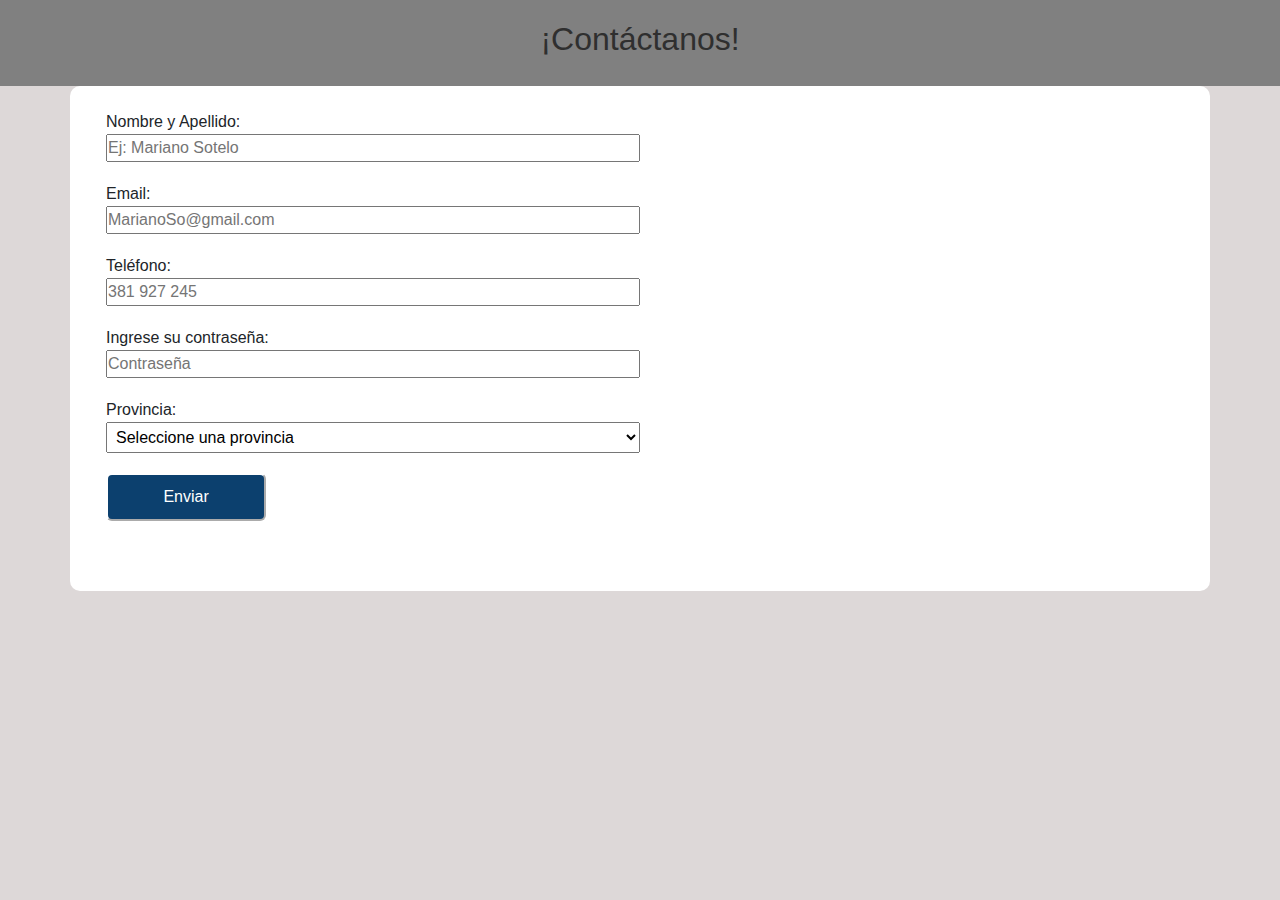
<file: contactos.html>
<!DOCTYPE html>
<html lang="es">
<head>
    <meta charset="UTF-8">
    <meta name="viewport" content="width=device-width, initial-scale=1.0">
    <meta
      name="keyword"
      content="compras, ventas, autos, repuestos, hacesorios para hogar, electrodomésticos,moto, repuestos"
    />
    <meta name="discription" content="" />
    <meta
      name="autor"
      content="cristian celiz, fabricio carrizo, sophia paez "
    />
    <link
      href="https://cdn.jsdelivr.net/npm/bootstrap@5.3.3/dist/css/bootstrap.min.css"
      rel="stylesheet"
      integrity="sha384-QWTKZyjpPEjISv5WaRU9OFeRpok6YctnYmDr5pNlyT2bRjXh0JMhjY6hW+ALEwIH"
      crossorigin="anonymous"
    />
    <link rel="stylesheet" href="https://cdn.jsdelivr.net/npm/bootstrap-icons@1.11.3/font/bootstrap-icons.min.css">
    <link rel="stylesheet" href="css/style.css" />
    <title>MercadoPlus</title>
</head>
<body>
    <header></header>
    <main>
        <section class="franjaAmarilla">
            <h2>¡Contáctanos!</h2>
          </section>
          <section class="container">
            <div class="d-flex flex-column flex-md-row gap-4 p-1 p-md-4">
              <div class="col-md-6">
                <form class="form">
                  <label for="nombre">Nombre y Apellido:</label>
                  <input
                    type="text"
                    id="nombre"
                    name="nombre"
                    placeholder="Ej: Mariano Sotelo"
                    required
                    minlength="10"
                    maxlength="30"
                  />
    
                  <label for="email">Email:</label>
                  <input
                    type="email"
                    id="email"
                    name="email"
                    placeholder="MarianoSo@gmail.com"
                    required
                    minlength="5"
                    maxlength="30"
                  />
                  <label for="telefono">Teléfono:</label>
                  <input
                    type="tel"
                    id="telefono"
                    name="telefono"
                    placeholder="381 927 245"
                    required
                    minlength="10"
                    maxlength="30"
                  />
                  <label for="contraseña">Ingrese su contraseña:</label>
                  <input
                    type="password"
                    id="contraseña"
                    name="contraseña"
                    placeholder="Contraseña"
                    required
                    minlength="10"
                    maxlength="30"
                  />
                  <label for="provincia">Provincia:</label>
                  <select id="provincia" name="provincia" required>
                    <option value="">Seleccione una provincia</option>
                    <option value="Buenos Aires">Buenos Aires</option>
                    <option value="Catamarca">Catamarca</option>
                    <option value="Chaco">Chaco</option>
                    <option value="Chubut">Chubut</option>
                    <option value="Córdoba">Córdoba</option>
                    <option value="Corrientes">Corrientes</option>
                  </select>
    
                  <button class="boton" type="submit">Enviar</button>
                </form>
              </div>
              <div class="col-md-6">
                <iframe
                  class="w-100"
                  src="https://www.google.com/maps/embed?pb=!1m14!1m8!1m3!1d14240.423666958226!2d-65.207167!3d-26.8365833!3m2!1i1024!2i768!4f13.1!3m3!1m2!1s0x94225d3ad7f30f1d%3A0xf8606cd659b8e3e4!2sRollingCode%20School!5e0!3m2!1ses!2sar!4v1724158373041!5m2!1ses!2sar"
                  width="600"
                  height="450"
                  style="border: 0"
                  allowfullscreen=""
                  loading="lazy"
                  referrerpolicy="no-referrer-when-downgrade"
                ></iframe>
              </div>
            </div>
          </section>
    </main>
    <footer></footer>
    <script
      src="https://cdn.jsdelivr.net/npm/bootstrap@5.3.3/dist/js/bootstrap.bundle.min.js"
      integrity="sha384-YvpcrYf0tY3lHB60NNkmXc5s9fDVZLESaAA55NDzOxhy9GkcIdslK1eN7N6jIeHz"
      crossorigin="anonymous"
    ></script>
</body>
</html>
</file>
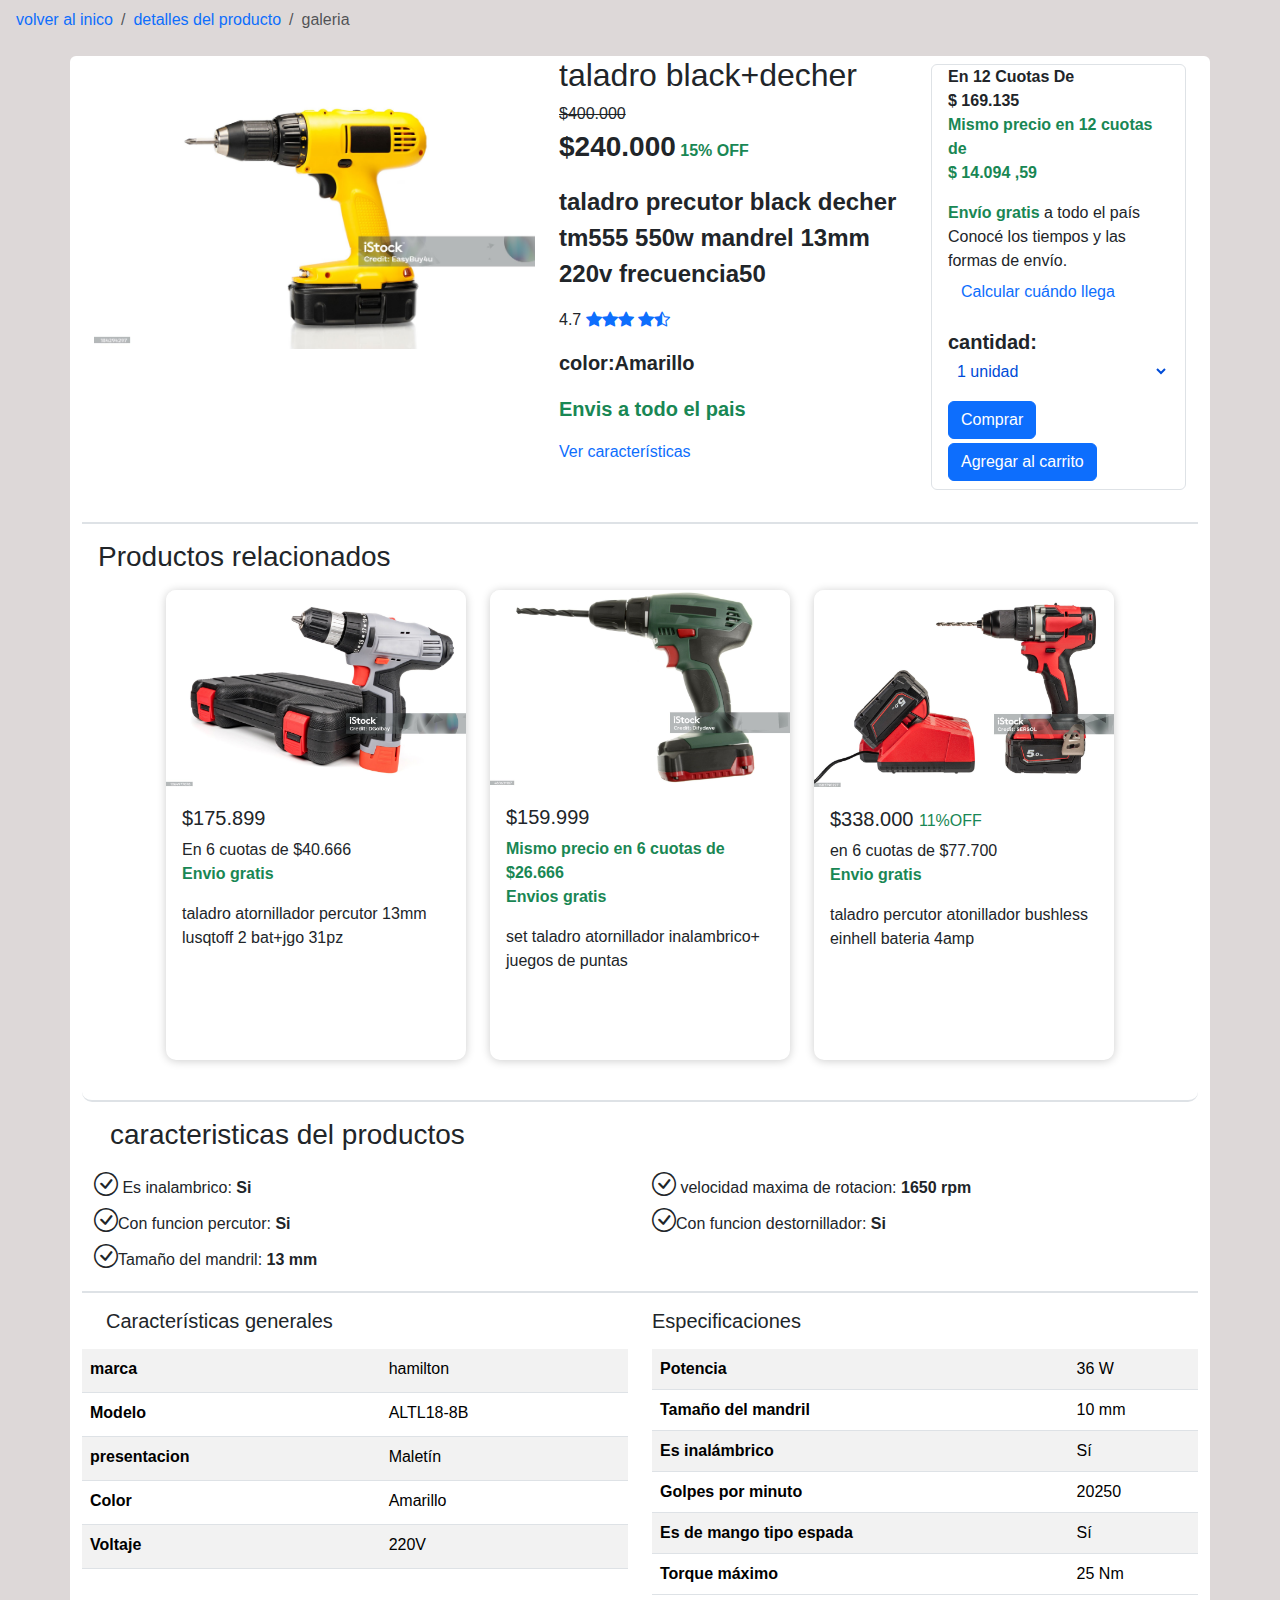
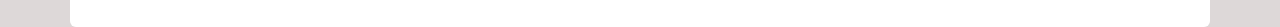
<file: pages/detalleCard.html>
<!DOCTYPE html>
<html lang="es">
  <head>
    <meta charset="UTF-8" />
    <meta name="viewport" content="width=device-width, initial-scale=1.0" />
    <meta
      name="keyword"
      content="compras, ventas, autos, repuestos, hacesorios para hogar, electrodomésticos,moto, repuestos"
    />
    <meta name="discription" content="" />
    <meta
      name="autor"
      content="cristian celiz, fabricio carrizo, sophia paez "
    />
    <link
      href="https://cdn.jsdelivr.net/npm/bootstrap@5.3.3/dist/css/bootstrap.min.css"
      rel="stylesheet"
      integrity="sha384-QWTKZyjpPEjISv5WaRU9OFeRpok6YctnYmDr5pNlyT2bRjXh0JMhjY6hW+ALEwIH"
      crossorigin="anonymous"
    />
    <link
      rel="stylesheet"
      href="https://cdn.jsdelivr.net/npm/bootstrap-icons@1.11.3/font/bootstrap-icons.min.css"
    />
    <link rel="stylesheet" href="../css/style.css" />
    <title>MercadoPlus</title>
  </head>
  <body>
    <header></header>
    <main>
      <nav aria-label="breadcrumb" class="py-2 px-3">
        <ol class="breadcrumb">
          <li class="breadcrumb-item active">
            <a href="../index.html" class="text-decoration-none"
              >volver al inico</a
            >
          </li>
          <li class="breadcrumb-item">
            <a href="../pages/detalleCard.html" class="text-decoration-none"
              >detalles del producto</a
            >
          </li>
          <li class="breadcrumb-item active" aria-current="page">galeria</li>
        </ol>
      </nav>

      <section class="container rounded">
        <!------detalle de las tarjetas ----->
        <section class="container">
          <article
            class="row pb-4 mb-1 border-bottom border-2 d-flex justify-content-end"
          >
            <div class="col-12 col-md-6 col-lg-5">
              <img
                src="../img/herramientas-1.jpg"
                alt="taladro"
                class="w-100"
              />
            </div>
            <div class="col-12 col-md-6 col-lg-4">
              <h3 class="fs-2">taladro black+decher</h3>
              <span class="text-decoration-line-through">$400.000</span>
              <p>
                <span class="fw-bold fs-3">$240.000</span>
                <span class="fw-bold text-success">15% OFF</span>
              </p>
              <p class="fw-bold fs-4">
                taladro precutor black decher tm555 550w mandrel 13mm 220v
                frecuencia50
              </p>
              <p>
                4.7 <i class="bi bi-star-fill text-primary"></i
                ><i class="bi bi-star-fill text-primary"></i
                ><i class="bi bi-star-fill text-primary"></i>
                <i class="bi bi-star-fill text-primary"></i
                ><i class="bi bi-star-half text-primary"></i>
              </p>
              <p class="fw-bold fs-5">color:Amarillo</p>
              <p class="text-success fw-bold fs-5">Envis a todo el pais</p>
              <a href="#caracteristica" class="text-decoration-none"
                >Ver características</a
              >
              <div></div>
            </div>
            <div class="col-12 col-md-6 col-lg-3 my-2">
              <div class="card-body border px-3 rounded">
                <p class="fw-bold">
                  <span>En 12 Cuotas De</span> <br />
                  <span>$ 169.135</span> <br />
                  <span class="text-success"
                    >Mismo precio en 12 cuotas de <br />
                    $ 14.094 ,59</span
                  >
                </p>
                <p class="">
                  <span class="text-success fw-bold">Envío gratis</span> a todo
                  el país Conocé los tiempos y las formas de envío.

                  <a href="" class="text-decoration-none btn text-primary">
                    Calcular cuándo llega</a
                  >
                </p>
                <form>
                  <label for="cars" class="fw-bold fs-5">cantidad:</label>
                  <select name="cars" id="cars" class="select">
                    <option value="1unidad">1 unidad</option>
                    <option value="2 unidad">2 unidades</option>
                    <option value="3 unidad">3 unidades</option>
                    <option value="4 unidad">4 unidades</option>
                  </select>
                </form>
                <div class="mb-2">
                  <a
                    href="../pages/Erros.html"
                    type="button"
                    class="btn btn-primary button mb-1"
                    >Comprar</a
                  >
                  <a
                    href="../pages/carrito.html"
                    type="button"
                    class="btn btn-primary button"
                    >Agregar al carrito</a
                  >
                </div>
              </div>
            </div>
          </article>
        </section>
        <!-- tarjetas -->
        <section>
          <h3 class="my-3 mx-3">Productos relacionados</h3>
          <div
            class="container d-flex justify-content-md-center pb-4 mb-1 border-bottom border-2"
          >
            <div class="row">
              <div class="col-12 col-md-6 col-lg-4 mb-3">
                <div class="card">
                  <img
                    src="../img/taladroGrid.jpg"
                    class="card-img-top"
                    alt="taladro"
                  />
                  <div class="card-body">
                    <h5 class="card-title">$175.899</h5>
                    <p class="card-text">
                      En 6 cuotas de $40.666 <br />
                      <span class="fw-bold text-success">Envio gratis</span>
                    </p>
                    <p class="card-text">
                      taladro atornillador percutor 13mm lusqtoff 2 bat+jgo 31pz
                    </p>
                  </div>
                </div>
              </div>
              <div class="col-12 col-md-6 col-lg-4 mb-3">
                <div class="card">
                  <img
                    src="../img/taladro-1.jpg"
                    class="card-img-top"
                    alt="taladro"
                  />
                  <div class="card-body">
                    <h5 class="card-title">$159.999</h5>
                    <p class="card-text">
                      <span class="fw-bold text-success">
                        Mismo precio en 6 cuotas de $26.666</span
                      >
                      <br />
                      <span class="fw-bold text-success">Envios gratis</span>
                    </p>
                    <p class="card-text">
                      set taladro atornillador inalambrico+ juegos de puntas
                    </p>
                  </div>
                </div>
              </div>
              <div class="col-12 col-md-6 col-lg-4 mb-3">
                <div class="card">
                  <img
                    src="../img/taladroRed.jpg"
                    class="card-img-top"
                    alt="taladro"
                  />
                  <div class="card-body">
                    <h5 class="card-title">
                      $338.000 <span class="text-success fs-6">11%OFF</span>
                    </h5>
                    <p class="card-text">
                      en 6 cuotas de $77.700 <br />
                      <span class="fw-bold text-success">Envio gratis</span>
                    </p>
                    <p class="card-text">
                      taladro percutor atonillador bushless einhell bateria 4amp
                    </p>
                  </div>
                </div>
              </div>
            </div>
          </div>
        </section>
        <!-- caracteristicas del producto -->
        <article class="container">
          <h3 class="my-3 mx-3">caracteristicas del productos</h3>
          <div class="row border-bottom border-2">
            <div class="col-12 col-md-6 col-lg-6 mb-3">
              <ul class="list-group ulPunto">
                <li>
                  <i class="bi bi-check-circle fs-4"></i> Es inalambrico:
                  <span class="fw-bold">Si</span>
                </li>
                <li>
                  <i class="bi bi-check-circle fs-4"></i>Con funcion percutor:
                  <span class="fw-bold">Si</span>
                </li>
                <li>
                  <i class="bi bi-check-circle fs-4"></i>Tamaño del mandril:
                  <span class="fw-bold">13 mm</span>
                </li>
              </ul>
            </div>
            <div class="col-12 col-md-6 col-lg-6 mb-3">
              <ul class="list-group ulPunto">
                <li>
                  <i class="bi bi-check-circle fs-4"></i> velocidad maxima de
                  rotacion:
                  <span class="fw-bold">1650 rpm</span>
                </li>
                <li>
                  <i class="bi bi-check-circle fs-4"></i>Con funcion
                  destornillador: <span class="fw-bold">Si</span>
                </li>
              </ul>
            </div>
          </div>
        </article>
        <!-- tablas de descripcion -->
        <article id="caracteristica">
          <section class="row">
            <div class="col-12 col-md-6 col-lg-6 my-3">
              <h5 class="mb-3 px-4">Características generales</h5>
              <table class="table table-striped table-hover tablasDescriocion">
                <tbody>
                  <tr>
                    <th>marca</th>
                    <td>hamilton</td>
                  </tr>
                  <tr>
                    <th>Modelo</th>
                    <td>ALTL18-8B</td>
                  </tr>
                  <tr>
                    <th>presentacion</th>
                    <td>Maletín</td>
                  </tr>
                  <tr>
                    <th>Color</th>
                    <td>Amarillo</td>
                  </tr>
                  <tr>
                    <th>Voltaje</th>
                    <td>220V</td>
                  </tr>
                </tbody>
              </table>
            </div>
            <div class="col-12 col-md-6 col-lg-6 my-3">
              <h5 class="mb-3">Especificaciones</h5>
              <table class="table table-striped table-hover tablasDescriocion">
                <tbody>
                  <tr>
                    <th>Potencia</th>
                    <td>36 W</td>
                  </tr>
                  <tr>
                    <th>Tamaño del mandril</th>
                    <td>10 mm</td>
                  </tr>
                  <tr>
                    <th>Es inalámbrico</th>
                    <td>Sí</td>
                  </tr>
                  <tr>
                    <th>Golpes por minuto</th>
                    <td>20250</td>
                  </tr>
                  <tr>
                    <th>Es de mango tipo espada</th>
                    <td>Sí</td>
                  </tr>
                  <tr>
                    <th>Torque máximo</th>
                    <td>25 Nm</td>
                  </tr>
                </tbody>
              </table>
            </div>
          </section>
        </article>
      </section>
    </main>
    <footer></footer>
    <script
      src="https://cdn.jsdelivr.net/npm/bootstrap@5.3.3/dist/js/bootstrap.bundle.min.js"
      integrity="sha384-YvpcrYf0tY3lHB60NNkmXc5s9fDVZLESaAA55NDzOxhy9GkcIdslK1eN7N6jIeHz"
      crossorigin="anonymous"
    ></script>
  </body>
</html>
</file>
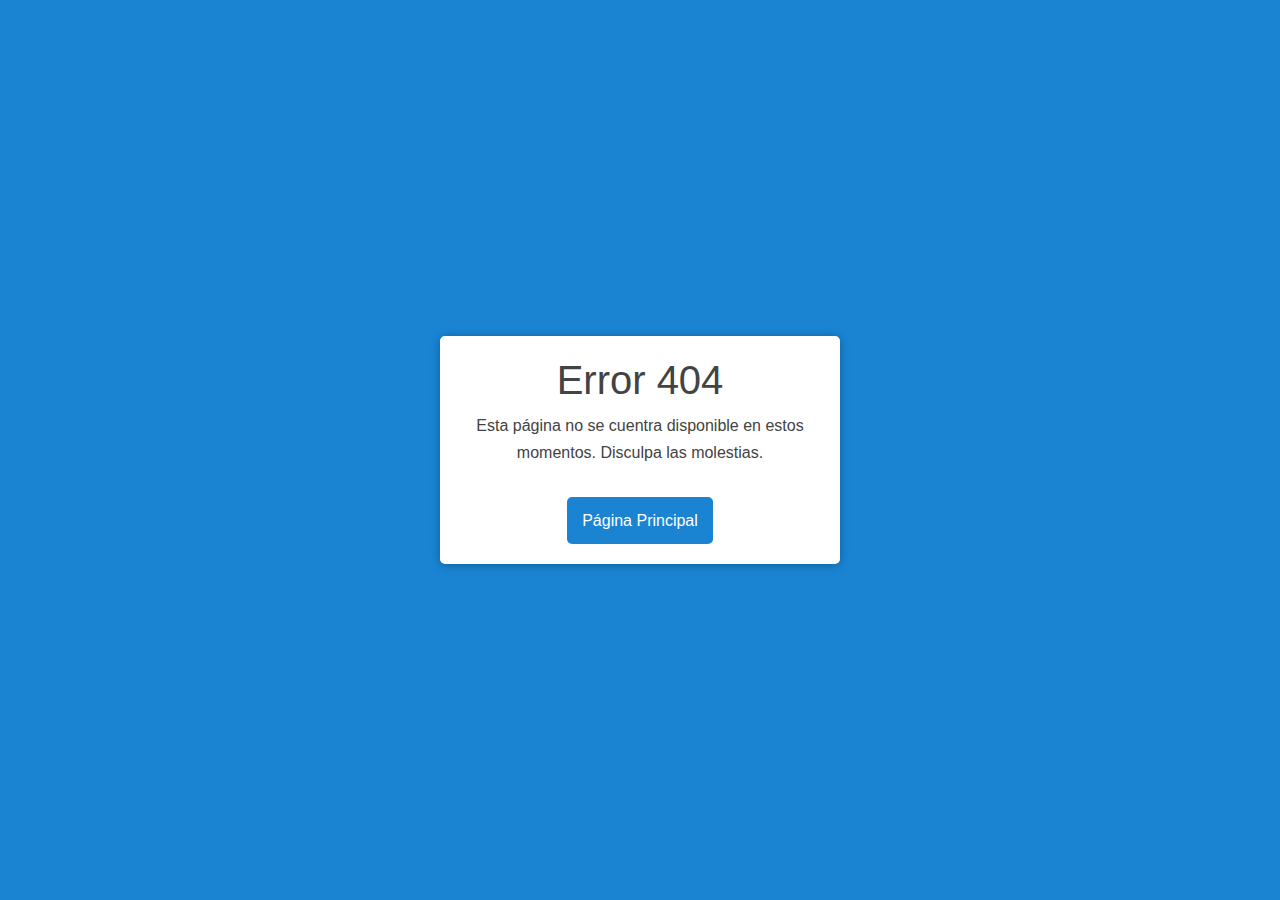
<file: pages/Erros.html>
<!DOCTYPE html>
<html lang="es">
  <head>
    <meta charset="UTF-8" />
    <meta name="viewport" content="width=device-width, initial-scale=1.0" />
    <meta
      name="keyword"
      content="compras, ventas, autos, repuestos, hacesorios para hogar, electrodomésticos,moto, repuestos"
    />
    <meta name="discription" content="" />
    <meta
      name="autor"
      content="cristian celiz, fabricio carrizo, sophia paez "
    />
    <link
      href="https://cdn.jsdelivr.net/npm/bootstrap@5.3.3/dist/css/bootstrap.min.css"
      rel="stylesheet"
      integrity="sha384-QWTKZyjpPEjISv5WaRU9OFeRpok6YctnYmDr5pNlyT2bRjXh0JMhjY6hW+ALEwIH"
      crossorigin="anonymous"
    />
    <link
      rel="stylesheet"
      href="https://cdn.jsdelivr.net/npm/bootstrap-icons@1.11.3/font/bootstrap-icons.min.css"
    />
    <link rel="stylesheet" href="../css/style.css" />
    <title>Error 404</title>
  </head>
  <body class="bodyError">
    <div class="container-404">
      <h1>Error 404</h1>
      <p>
        Esta página no se cuentra disponible en estos momentos. Disculpa las
        molestias.
      </p>
      <a href="../index.html" class="botonError">Página Principal</a>
    </div>
  </body>
</html>
</file>
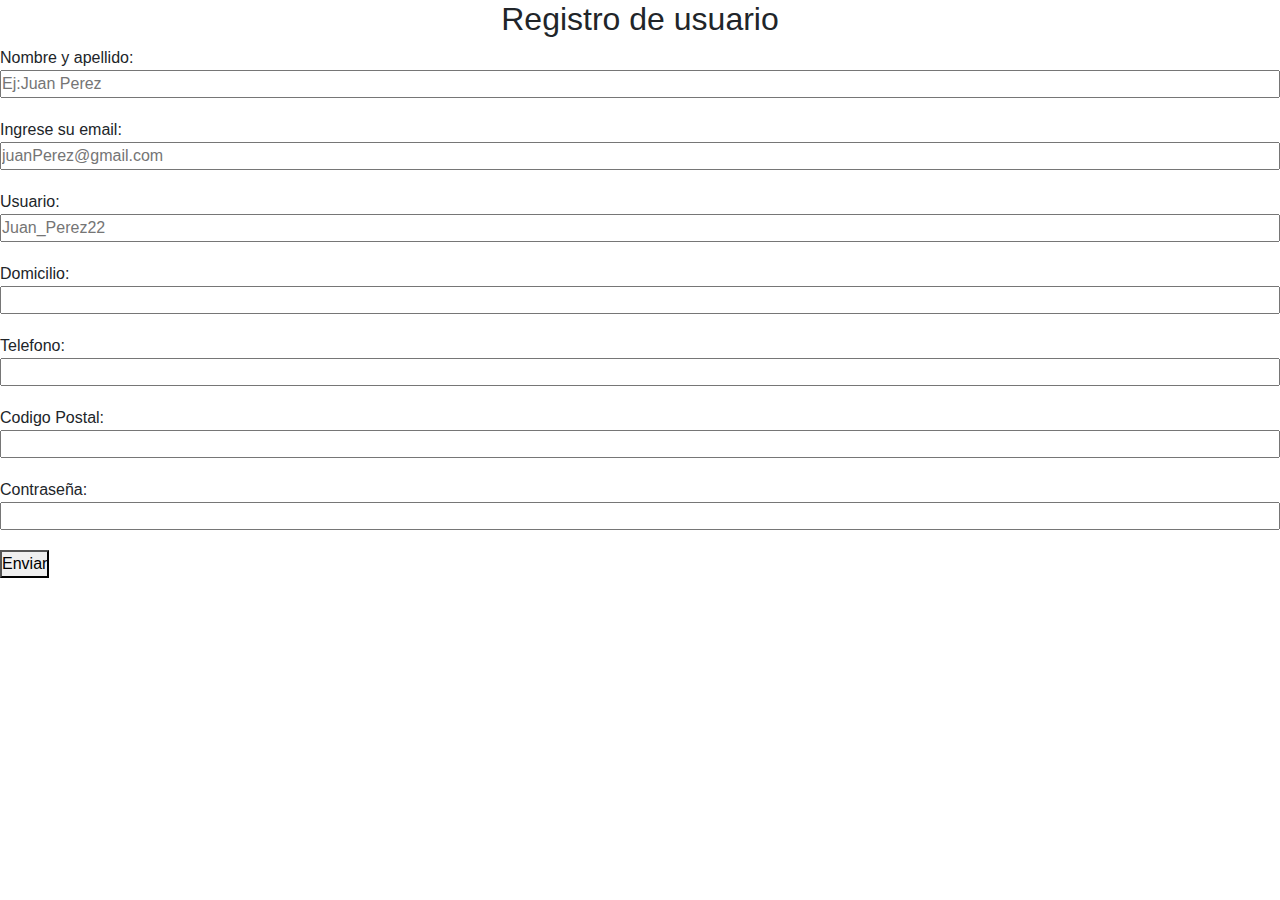
<file: pages/registroUsuario.html>
<!DOCTYPE html>
<html lang="es">
<head>
    <meta charset="UTF-8">
    <meta name="viewport" content="width=device-width, initial-scale=1.0">
    <meta
      name="keyword"
      content="compras, ventas, autos, repuestos, hacesorios para hogar, electrodomésticos,moto, repuestos"
    />
    <meta name="discription" content="" />
    <meta
      name="autor"
      content="cristian celiz, fabricio carrizo, sophia paez "
    />
    <link
      href="https://cdn.jsdelivr.net/npm/bootstrap@5.3.3/dist/css/bootstrap.min.css"
      rel="stylesheet"
      integrity="sha384-QWTKZyjpPEjISv5WaRU9OFeRpok6YctnYmDr5pNlyT2bRjXh0JMhjY6hW+ALEwIH"
      crossorigin="anonymous"
    />
    <link rel="stylesheet" href="https://cdn.jsdelivr.net/npm/bootstrap-icons@1.11.3/font/bootstrap-icons.min.css">
    <link rel="stylesheet" href="../css/style.css" />
    <title>MercadoPlus</title>
</head>
<body class="bg-white">
    <header></header>
    <main>
        <section>
            <h2 class="text-center"> Registro de usuario</h2>
            <form class="formRegistro">
                <div>
                 <label for="" class="labelRegistro">Nombre y apellido:</label>
                <input class="inputRegistro" type="text"  id="Nombre" placeholder="Ej:Juan Perez" minlength="5" maxlength="30" required> 
                </div>
                <div>
                <label for="" class="labelRegistro">Ingrese su email:</label>
                <input  class= "inputRegistro" type="email" id="Ingrese su email" minlength="5" maxlength="320" required placeholder="juanPerez@gmail.com">
                </div> 
                <div>
                <label for="" class="labelRegistro">Usuario:</label>
                <input  class= "inputRegistro" type="text" id="Usuario" minlength="5" maxlength="30" required placeholder="Juan_Perez22">
                </div>
                <div>
                <label for="" class="labelRegistro"> Domicilio:</label>
                <input  class= "inputRegistro" type="text" id="Domicilio:" minlength="5" maxlength="50">
                </div>
                <div>
                 <label for="" class="labelRegistro">Telefono:</label> 
                 <input  class= "inputRegistro" type="tel" id="Telefono:">
                </div>
                <div>
                    <label for="" class="labelRegistro">Codigo Postal:</label>
                    <input  class= "inputRegistro" type="tel" id="Codigo postal:" minlength="4" maxlength="10">
                </div>
                <div>
                <label for="" class="labelRegistro">Contraseña:</label>
                <input  class= "inputRegistro" type="password" id="Contraseña" minlength="10" maxlength="20" required>
                 </div>
                <button class="botonRegistro">Enviar</button>
            </form>
        </section>
    </main>
    <footer></footer>
    <script
      src="https://cdn.jsdelivr.net/npm/bootstrap@5.3.3/dist/js/bootstrap.bundle.min.js"
      integrity="sha384-YvpcrYf0tY3lHB60NNkmXc5s9fDVZLESaAA55NDzOxhy9GkcIdslK1eN7N6jIeHz"
      crossorigin="anonymous"
    ></script>
</body>
</html>
</file>
<file: css/style.css>
:root {
  --azul: #0c406e;
  --verde: #00a650;
  --amarillo: #f0ec12;
  --negro: #2f2f2f;
  --gris-claro: #ddd8d8;
  --gris-oscuro: #808080;
  --blanco: #fff;
  --azul-claro: #1686e7;
}
* {
  margin: 0;
  padding: 0;
  box-sizing: border-box;
  font-family: sans-serif;
}
body {
  background-color: #ddd8d8;
}
label {
  display: block;
}

input {
  width: 100%;
  margin-bottom: 20px;
}
select {
  width: 100%;
  margin-bottom: 15px;
  padding: 5px;
}
.navbarBucar {
  border-radius: 5px;
  border: 1px soli --negro;
  margin: 5px;
}
.labelContactos {
  display: block;
}

.inputContactos {
  width: 100%;
  margin-bottom: 20px;
}

.boton:hover {
  background-color: #2679f5;
}

.franjaAmarilla {
  background-image: #808080;
  color: var(--negro);
  text-align: center;
  padding: 20px;
}

.select {
  width: 100%;
  margin-bottom: 15px;
  padding: 5px;
}

.footer {
  background-color: #2f2f2f;
  color: var(--blanco);
  padding: 20px;
  margin-top: 05px;
}
.bordeTabla {
  border: 2px solid black;
}

.padColumnas {
  padding: 10px;
  text-align: center;
}

.colorTh {
  color: #0c406e;
}

.tamañoImg {
  height: 80px;
  width: 80px;
  object-fit: cover;
}

.botonEliminar {
  background-color: #808080;
  color: #ffffff;
  border: none;
  padding: 10px 20px;
  font-size: 16px;
  cursor: pointer;
  border-radius: 7px;
}
.botonAgregar {
  background-color: #808080;
  color: #ffffff;
  border: none;
  padding: 10px 19px;
  font-size: 16px;
  cursor: pointer;
  border-radius: 7px;
}

.botonEliminar:hover {
  background-color: #cc0000;
  transition: 0.3s;
}
.botonAgregar:hover {
  background-color: rgb(34, 121, 34);
  transition: 0.3s;
}

.botonPrecio {
  background-color: #0c406e;
  color: #ffffff;
  border: none;
  padding: 5px 10px;
  font-size: 16px;
  border-radius: 7px;
  cursor: default;
}

.colorTabla {
  background-color: #fdf7f7;
}

.display {
  display: block;
}
.boton {
  background-color: var(--azul);
  padding: 10px;
  color: var(--blanco);
  border-radius: 6px;
  box-shadow: 0px;
  border-color: var(--blanco);
  width: 30%;
  margin-top: 5px;
}

.boton:hover {
  background-color: #2679f5;
}

.franjaColor {
  background: #808080;
  color: black;
  text-align: center;
  padding: 10px;
}

.boton:hover {
  background-color: #2679f5;
}

.franjaAmarilla {
  background-color: #808080;
  color: var(--negro);
  text-align: center;
  padding: 20px;
}
.cont {
  width: 100%;
}

.resaltadoLetra {
  color: var(--blanco);
}
body {
  background-color: #ddd8d8;
}
.navbar {
  background-image: linear-gradient(0deg, #808080 0%, #0c406e 100%);
}
.active1 {
  font-weight: 700;
  text-decoration: underline;
}
/* carousel de imagenes */
.carrusel {
  height: 350px;
  object-fit: cover;
}
/* pubicidad section */
.contenedorP {
  position: relative;
}

.contenedorP h2 {
  position: absolute;
  top: 50%;
  left: 50%;
  transform: translate(-50%, -50%);
  text-align: center;
  color: var(--negro);
  font-size: x-large;
}
.contenedorP h4 {
  position: absolute;
  top: 20%;
  left: 40%;
  transform: translate(-50%, -50%);
  text-align: left;
  color: var(--negro);
  font-size: x-large;
}

.lRoja {
  color: red;
}
.publicidad {
  height: 400px;
  margin-bottom: 30px;
  object-fit: cover;
}

/* tarejtas de compras  */
.text-herramientas {
  border-radius: 10px;
  background-color: #1686e7;
  color: #fff;
  width: 45%;
}
.tarjetaHogar {
  height: 550px;
  display: flex;
  align-items: center;
}
.textHogar {
  border-radius: 10px;
  background-color: #f0ec12;
  width: 50%;
}

.button1 {
  background-color: #3e86f3;
  color: #fff;
  border: 1px solid;
  height: 30px;
  margin: 2px;
  border-radius: 5px;
}
.container {
  background-color: #fff;
  border-radius: 10px;
}
.card {
  width: 300px;
  height: 470px;
  border-radius: 10px;
  border: rgb(162, 160, 160);
  overflow: hidden;
  box-shadow: 0px 1px 10px rgba(0, 0, 0, 0.2);
}

.card:hover {
  box-shadow: 5px 5px 20px rgba(54, 54, 54, 0.5);
  transform: translateY(0%);
}
/* detalle de card */
.ulPunto {
  list-style: none;
}
/* tablas de descripcion */
.tablasDescriocion {
  border-radius: 10px;
  width: 100%;
  height: 220px;
}
.select {
  border: 1px;
  background-color: #fff;
  color: #004cd8;
}
/* pagina de error 404 */
.bodyError {
  background-color: #1a84d3;
  width: 100%;
  height: 100vh;
  display: flex;
  justify-content: center;
  align-items: center;
}
.container-404 {
  text-align: center;
  width: 100%;
  max-width: 400px;
  background: #fff;
  padding: 20px;
  box-shadow: 0px 1px 10px rgba(0, 0, 0, 0.3);
  border-radius: 5px;
  line-height: 1.7;
  color: #434343;
}
.botonError {
  display: inline-block;
  margin-top: 15px;
  text-decoration: none;
  background-color: #1a84d3;
  color: #fff;
  padding: 10px 15px;
  border-radius: 5px;
}

/* carrusel de imagen */
@media screen and (min-width: 992px) {
  .carrusel {
    height: 600px;
    object-position: 50% 47%;
  }
}
@media screen and (max-height: 896px) {
  .tarjetaHogar {
    display: flex;
    justify-content: center;
  }
}
</file>
